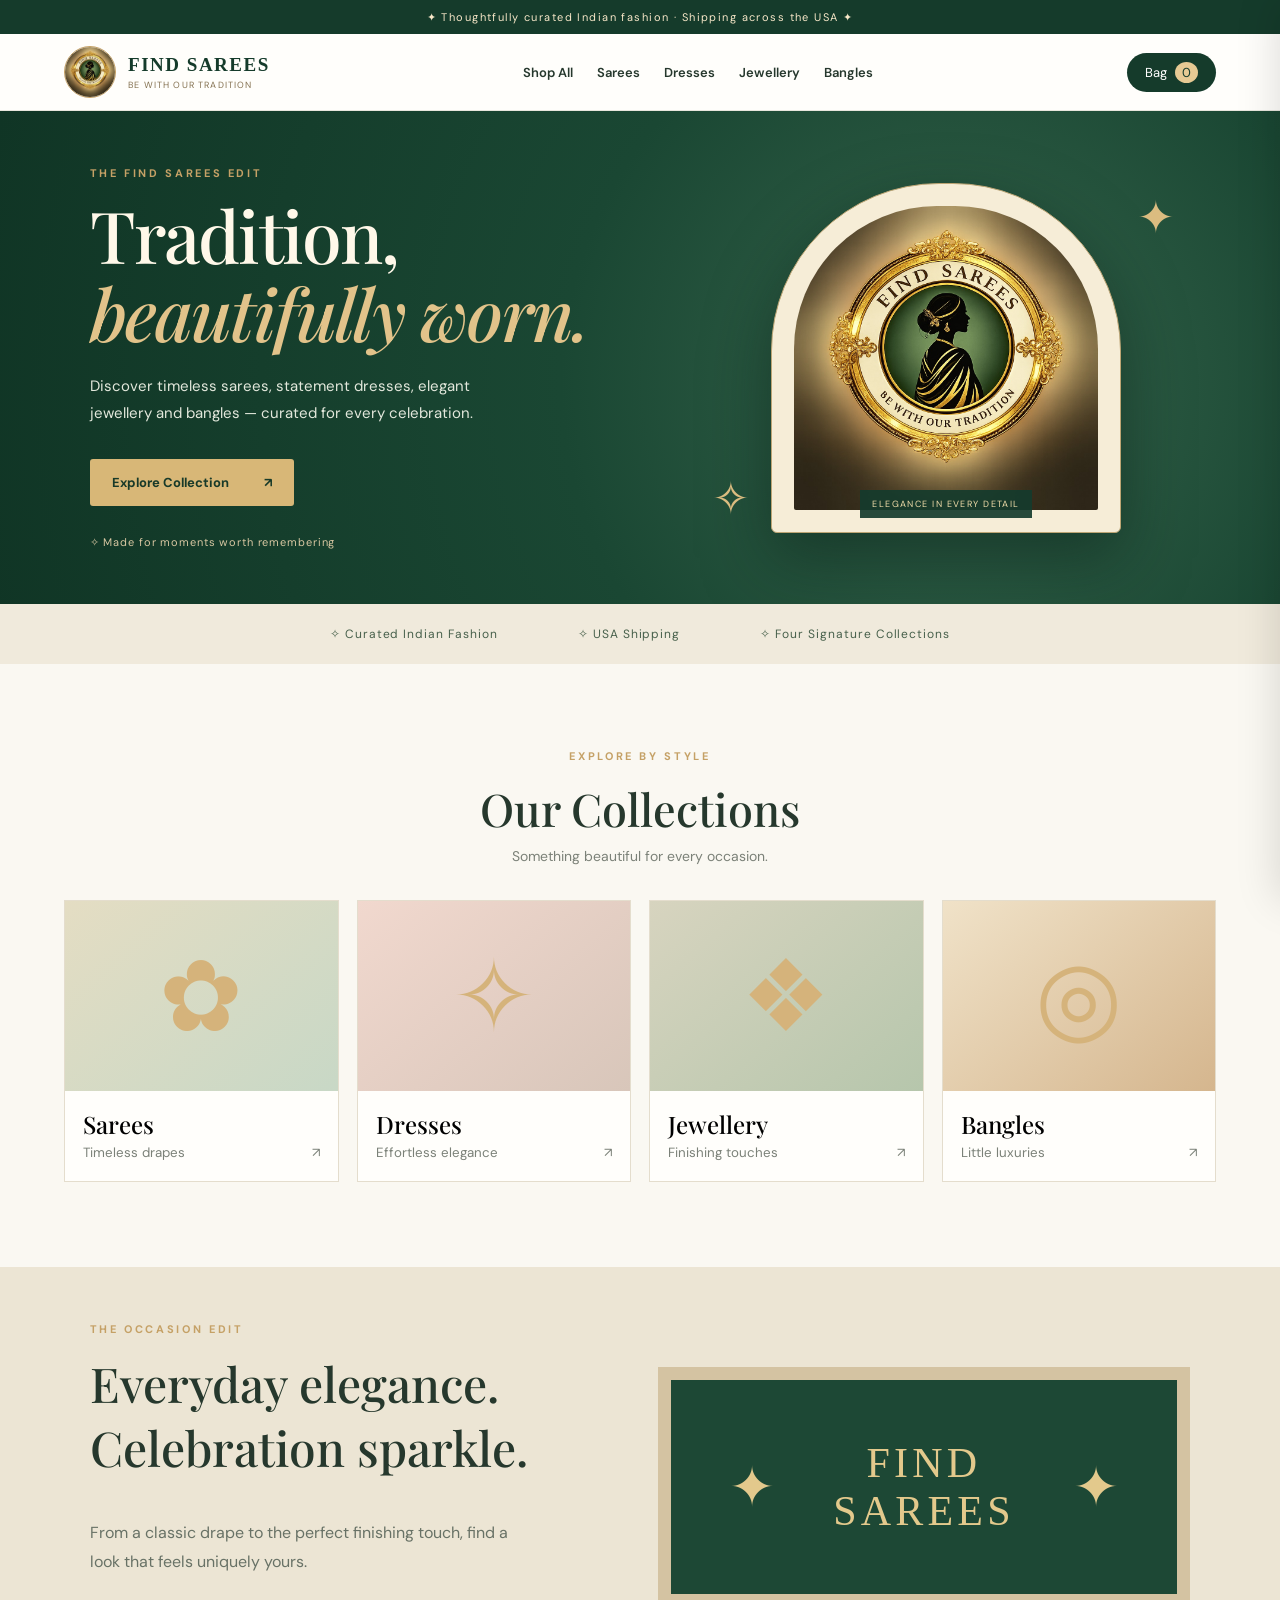
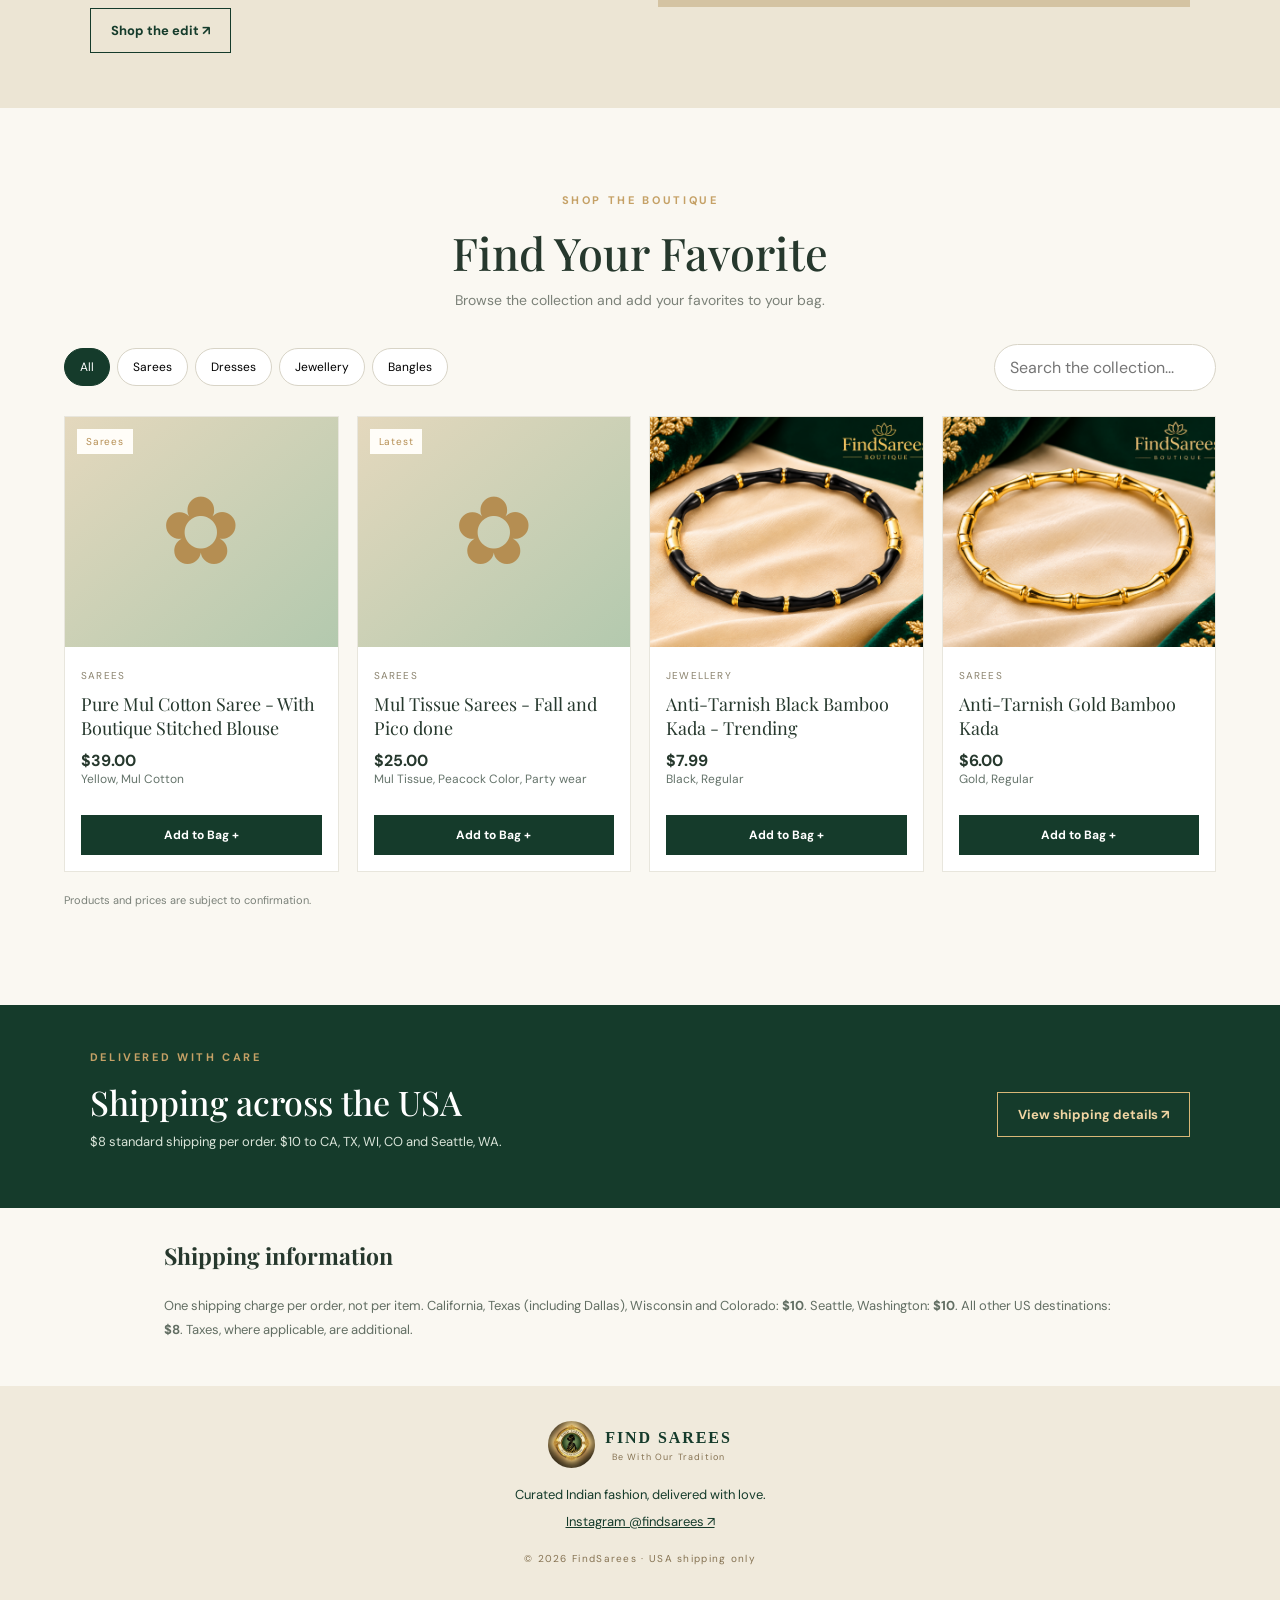
<file: index.html>
<!doctype html><html lang="en"><head><meta charset="utf-8"><meta name="viewport" content="width=device-width,initial-scale=1"><meta name="theme-color" content="#153b2b"><meta name="description" content="FindSarees | Sarees, dresses, jewellery and bangles. Indian fashion across the USA."><link rel="manifest" href="./manifest.webmanifest"><link rel="apple-touch-icon" href="./icons/icon-192.png"><title>FindSarees — Be With Our Tradition</title><link rel="preconnect" href="https://fonts.googleapis.com"><link rel="preconnect" href="https://fonts.gstatic.com" crossorigin><link href="https://fonts.googleapis.com/css2?family=DM+Sans:wght@400;500;600;700&family=Playfair+Display:wght@500;600;700&display=swap" rel="stylesheet"><link rel="stylesheet" href="./style.css"></head><body>
<div class="announcement">✦ Thoughtfully curated Indian fashion · Shipping across the USA ✦</div>
<header class="header"><a class="brand" href="#home"><img src="./findsarees-logo.jpg" alt="FindSarees logo"><span><b>FIND SAREES</b><small>BE WITH OUR TRADITION</small></span></a><nav class="desktop-nav" aria-label="Shop categories"><a href="#catalog" data-nav="All">Shop All</a><a href="#catalog" data-nav="Sarees">Sarees</a><a href="#catalog" data-nav="Dresses">Dresses</a><a href="#catalog" data-nav="Jewellery">Jewellery</a><a href="#catalog" data-nav="Bangles">Bangles</a></nav><div class="header-actions"><button id="install" class="text-button" hidden>Install</button><button id="openCart" class="bag-btn" aria-label="Open shopping bag">Bag <span id="bagCount">0</span></button></div></header>
<main id="home"><section class="hero"><div class="hero-content"><p class="eyebrow">THE FIND SAREES EDIT</p><h1>Tradition,<br><em>beautifully worn.</em></h1><p>Discover timeless sarees, statement dresses, elegant jewellery and bangles — curated for every celebration.</p><a href="#catalog" class="gold-button">Explore Collection <span aria-hidden="true">↗</span></a><div class="hero-note">✧ Made for moments worth remembering</div></div><div class="hero-art"><div class="art-frame"><img src="./findsarees-logo.jpg" alt="FindSarees brand emblem"><div class="art-caption">ELEGANCE IN EVERY DETAIL</div></div><span class="sparkle s1">✦</span><span class="sparkle s2">✧</span></div></section>
<section class="promise" aria-label="Shopping benefits"><span>✧ Curated Indian Fashion</span><span>✧ USA Shipping</span><span>✧ Four Signature Collections</span></section>
<section class="section" id="collections"><div class="section-head"><p class="eyebrow">EXPLORE BY STYLE</p><h2>Our Collections</h2><p>Something beautiful for every occasion.</p></div><div class="category-grid"><button class="category-card" data-category="Sarees"><span class="category-art sarees">✿</span><strong>Sarees</strong><small>Timeless drapes <span>↗</span></small></button><button class="category-card" data-category="Dresses"><span class="category-art dresses">✧</span><strong>Dresses</strong><small>Effortless elegance <span>↗</span></small></button><button class="category-card" data-category="Jewellery"><span class="category-art jewellery">❖</span><strong>Jewellery</strong><small>Finishing touches <span>↗</span></small></button><button class="category-card" data-category="Bangles"><span class="category-art bangles">◎</span><strong>Bangles</strong><small>Little luxuries <span>↗</span></small></button></div></section>
<section class="feature"><div><p class="eyebrow">THE OCCASION EDIT</p><h2>Everyday elegance.<br>Celebration sparkle.</h2><p>From a classic drape to the perfect finishing touch, find a look that feels uniquely yours.</p><a class="outline-button" href="#catalog">Shop the edit ↗</a></div><div class="feature-pattern">✦<span>FIND<br>SAREES</span>✦</div></section>
<section class="section catalog-section" id="catalog"><div class="section-head"><p class="eyebrow">SHOP THE BOUTIQUE</p><h2>Find Your Favorite</h2><p>Browse the collection and add your favorites to your bag.</p></div><div class="catalog-tools"><div class="filters" id="filters" aria-label="Filter products"></div><input id="search" type="search" placeholder="Search the collection..." aria-label="Search products"></div><div id="productGrid" class="product-grid"></div><p class="demo-note">Products and prices are subject to confirmation.</p></section>
<section class="shipping-banner"><div><p class="eyebrow">DELIVERED WITH CARE</p><h2>Shipping across the USA</h2><p>$8 standard shipping per order. $10 to CA, TX, WI, CO and Seattle, WA.</p></div><a href="#shipping-info" class="outline-button">View shipping details ↗</a></section>
<section class="shipping-info" id="shipping-info"><h3>Shipping information</h3><p>One shipping charge per order, not per item. California, Texas (including Dallas), Wisconsin and Colorado: <b>$10</b>. Seattle, Washington: <b>$10</b>. All other US destinations: <b>$8</b>. Taxes, where applicable, are additional.</p></section></main>
<footer><div><img src="./findsarees-logo.jpg" alt="FindSarees"><div><b>FIND SAREES</b><small>Be With Our Tradition</small></div></div><p>Curated Indian fashion, delivered with love.</p><a href="https://www.instagram.com/findsarees/" target="_blank" rel="noopener noreferrer">Instagram @findsarees ↗</a><small>© <span id="year"></span> FindSarees · USA shipping only</small></footer>
<div class="overlay" id="overlay" hidden></div><aside id="cartDrawer" class="cart-drawer" role="dialog" aria-modal="true" aria-label="Shopping bag" aria-hidden="true"><div class="drawer-top"><div><p class="eyebrow">YOUR SELECTION</p><h2>Shopping Bag <span id="cartCount">(0)</span></h2></div><button id="closeCart" class="close-btn" aria-label="Close shopping bag">×</button></div><div id="cartItems" class="cart-items"></div><div class="cart-bottom"><label for="shipState">Shipping destination (USA)</label><select id="shipState"></select><label for="shipCity">City (required for Washington)</label><input id="shipCity" type="text" placeholder="e.g. Seattle"><p id="shipMessage" class="ship-message"></p><div class="summary-line"><span>Subtotal</span><b id="subtotal">$0.00</b></div><div class="summary-line"><span>Shipping</span><b id="shipping">—</b></div><div class="summary-line grand"><span>Estimated total</span><b id="total">$0.00</b></div><p class="tax-note">Taxes are not included. Final shipping must be verified at checkout.</p><button id="copyOrder" class="checkout-btn">Copy Order Summary</button><p class="demo-note">Demo storefront only. Payments are not connected. Do not collect card details here.</p></div></aside><div id="toast" role="status" aria-live="polite"></div><script src="./app.js" defer></script></body></html>
</file>
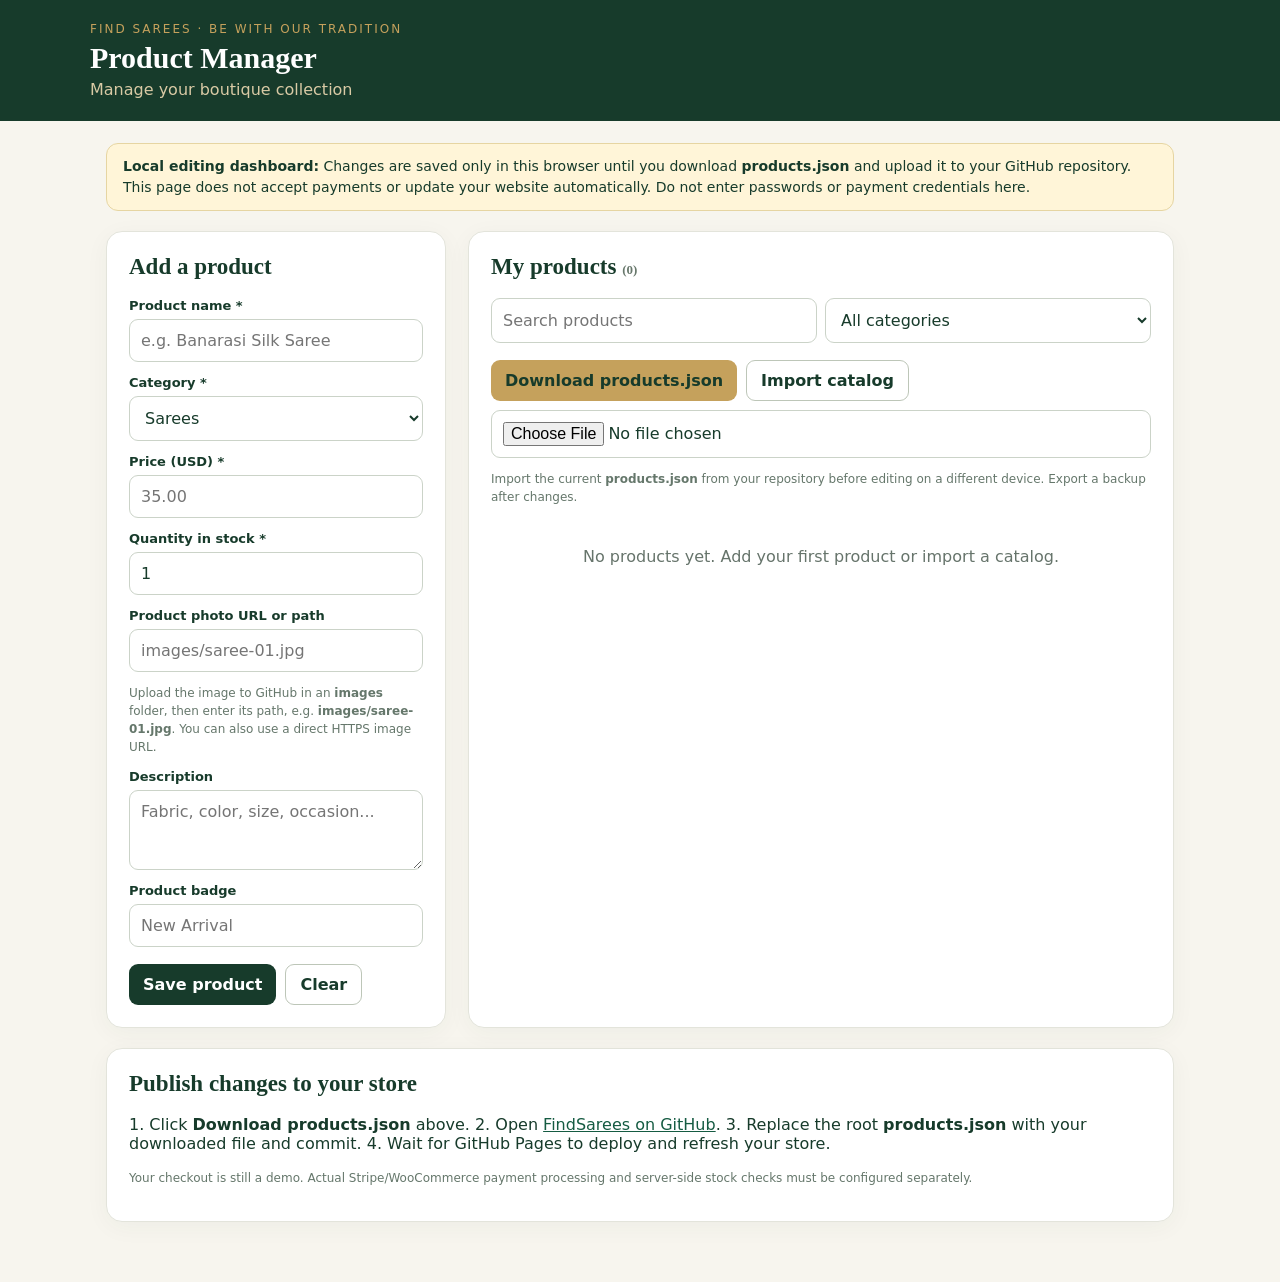
<file: admin.html>
<!doctype html><html lang="en"><head><meta charset="utf-8"><meta name="viewport" content="width=device-width,initial-scale=1"><title>FindSarees Product Manager</title><style>
:root{font-family:system-ui,-apple-system,sans-serif;color:#173b2b;background:#f7f5ee}*{box-sizing:border-box}body{margin:0}header{background:#173b2b;color:#fff;padding:22px max(18px,calc((100vw - 1100px)/2))}header h1{font-family:Georgia,serif;font-size:30px;margin:5px 0}header p{color:#d9caa5;margin:0}main{max-width:1100px;margin:auto;padding:22px 16px 60px}.intro{background:#fff5d8;border:1px solid #e6d5a2;padding:12px 16px;border-radius:12px;font-size:14px;line-height:1.5;margin-bottom:20px}.grid{display:grid;grid-template-columns:340px 1fr;gap:22px}.panel{background:white;border:1px solid #e3e4db;border-radius:16px;padding:22px;box-shadow:0 5px 25px #153b2b0b}h2{font-family:Georgia,serif;font-size:23px;margin:0 0 18px}label{display:block;font-size:13px;font-weight:650;margin:13px 0 6px}input,select,textarea{display:block;width:100%;font:inherit;padding:11px;border:1px solid #cbd3c8;border-radius:9px;background:white;color:#173b2b}textarea{min-height:80px;resize:vertical}button{font:inherit;cursor:pointer;border:0;border-radius:9px;padding:10px 14px;font-weight:650}.primary{background:#173b2b;color:white}.gold{background:#c5a15c;color:#173b2b}.outline{background:white;border:1px solid #bdc6b8;color:#173b2b}.danger{background:#fff1ed;color:#9b3524}.actions{display:flex;gap:9px;flex-wrap:wrap;margin-top:17px}.tools{display:flex;gap:8px;flex-wrap:wrap;margin-bottom:15px}.tools>*{flex:1;min-width:125px}.item{display:flex;gap:14px;align-items:center;border-top:1px solid #e7eae3;padding:14px 0}.thumb{width:66px;height:72px;border-radius:10px;background:#e7e5d8;display:grid;place-items:center;overflow:hidden;flex-shrink:0;font-size:24px}.thumb img{width:100%;height:100%;object-fit:cover}.details{flex:1;min-width:0}.details strong{display:block;overflow-wrap:anywhere}.details small{color:#65776b}.item .actions{margin:0}.item button{padding:7px 9px;font-size:12px}.empty{color:#66746b;padding:25px;text-align:center}.help{font-size:12px;color:#65776b;line-height:1.5}.stat{color:#68786c;font-size:13px}a{color:#155b42}@media(max-width:750px){.grid{grid-template-columns:1fr}.panel{padding:17px}.item{flex-wrap:wrap}.item .actions{width:100%;justify-content:flex-end}}
</style></head><body><header><div style="font-size:12px;letter-spacing:2px;color:#c5a15c">FIND SAREES · BE WITH OUR TRADITION</div><h1>Product Manager</h1><p>Manage your boutique collection</p></header><main><div class="intro"><b>Local editing dashboard:</b> Changes are saved only in this browser until you download <b>products.json</b> and upload it to your GitHub repository. This page does not accept payments or update your website automatically. Do not enter passwords or payment credentials here.</div><div class="grid"><section class="panel"><h2 id="formTitle">Add a product</h2><form id="productForm"><input type="hidden" id="productId"><label for="name">Product name *</label><input id="name" required maxlength="120" placeholder="e.g. Banarasi Silk Saree"><label for="category">Category *</label><select id="category"><option>Sarees</option><option>Dresses</option><option>Jewellery</option><option>Bangles</option></select><label for="price">Price (USD) *</label><input id="price" type="number" min="0" step="0.01" required placeholder="35.00"><label for="stock">Quantity in stock *</label><input id="stock" type="number" min="0" step="1" required value="1"><label for="image">Product photo URL or path</label><input id="image" placeholder="images/saree-01.jpg"><p class="help">Upload the image to GitHub in an <b>images</b> folder, then enter its path, e.g. <b>images/saree-01.jpg</b>. You can also use a direct HTTPS image URL.</p><label for="description">Description</label><textarea id="description" maxlength="1000" placeholder="Fabric, color, size, occasion..."></textarea><label for="label">Product badge</label><input id="label" maxlength="40" placeholder="New Arrival"><div class="actions"><button class="primary" type="submit" id="saveBtn">Save product</button><button class="outline" type="button" id="resetBtn">Clear</button></div></form></section><section class="panel"><h2>My products <span class="stat" id="count"></span></h2><div class="tools"><input id="search" type="search" placeholder="Search products"><select id="filter"><option>All categories</option><option>Sarees</option><option>Dresses</option><option>Jewellery</option><option>Bangles</option></select></div><div class="actions" style="margin-bottom:12px"><button class="gold" id="exportBtn">Download products.json</button><button class="outline" id="importBtn">Import catalog</button><input type="file" id="importFile" accept=".json,application/json" hidden></div><p class="help">Import the current <b>products.json</b> from your repository before editing on a different device. Export a backup after changes.</p><div id="items"></div></section></div><div class="panel" style="margin-top:20px"><h2>Publish changes to your store</h2><p>1. Click <b>Download products.json</b> above. 2. Open <a href="https://github.com/findsarees/FindSarees" target="_blank" rel="noopener">FindSarees on GitHub</a>. 3. Replace the root <b>products.json</b> with your downloaded file and commit. 4. Wait for GitHub Pages to deploy and refresh your store.</p><p class="help">Your checkout is still a demo. Actual Stripe/WooCommerce payment processing and server-side stock checks must be configured separately.</p></div></main><script>
(()=>{'use strict';const KEY='findsarees-admin-products-v1',cats=['Sarees','Dresses','Jewellery','Bangles'];const $=id=>document.getElementById(id);let products=[];try{products=JSON.parse(localStorage.getItem(KEY)||'[]');if(!Array.isArray(products))products=[]}catch{products=[]}const esc=s=>String(s??'').replace(/[&<>"']/g,c=>({'&':'&amp;','<':'&lt;','>':'&gt;','"':'&quot;',"'":'&#39;'}[c]));function persist(){try{localStorage.setItem(KEY,JSON.stringify(products))}catch{alert('Browser storage is full. Export your products to keep a backup.')}render()}function reset(){$('productForm').reset();$('productId').value='';$('stock').value=1;$('formTitle').textContent='Add a product';$('saveBtn').textContent='Save product'}function validate(p){return p&&typeof p.id==='string'&&p.id.length<150&&typeof p.name==='string'&&p.name.trim()&&cats.includes(p.category)&&Number.isFinite(Number(p.price))&&Number(p.price)>=0&&Number.isInteger(Number(p.stock))&&Number(p.stock)>=0&&(!p.image||typeof p.image==='string')}function render(){const term=$('search').value.trim().toLowerCase(),cat=$('filter').value;const list=products.filter(p=>(cat==='All categories'||p.category===cat)&&p.name.toLowerCase().includes(term));$('count').textContent=`(${products.length})`;$('items').innerHTML=list.map(p=>`<div class="item"><div class="thumb">${p.image?`<img src="${esc(p.image)}" alt="" onerror="this.style.display='none'">`:'✦'}</div><div class="details"><strong>${esc(p.name)}</strong><small>${esc(p.category)} · $${Number(p.price).toFixed(2)} · ${p.stock} in stock</small></div><div class="actions"><button class="outline" data-edit="${esc(p.id)}">Edit</button><button class="danger" data-delete="${esc(p.id)}">Delete</button></div></div>`).join('')||'<p class="empty">No products yet. Add your first product or import a catalog.</p>'}
$('productForm').onsubmit=e=>{e.preventDefault();const id=$('productId').value||('fs-'+Date.now().toString(36)+'-'+Math.random().toString(36).slice(2,7));const p={id,name:$('name').value.trim(),category:$('category').value,price:Number($('price').value),stock:Number($('stock').value),image:$('image').value.trim(),description:$('description').value.trim(),label:$('label').value.trim()};if(!validate(p)){alert('Please check product fields.');return}const i=products.findIndex(x=>x.id===id);if(i>=0)products[i]=p;else products.push(p);persist();reset();window.scrollTo({top:0,behavior:'smooth'})};$('resetBtn').onclick=reset;$('search').oninput=render;$('filter').onchange=render;$('items').onclick=e=>{const edit=e.target.closest('[data-edit]'),del=e.target.closest('[data-delete]');if(edit){const p=products.find(x=>x.id===edit.dataset.edit);if(!p)return;for(const k of ['name','category','price','stock','image','description','label'])$(k).value=p[k]??'';$('productId').value=p.id;$('formTitle').textContent='Edit product';$('saveBtn').textContent='Update product';window.scrollTo({top:0,behavior:'smooth'})}if(del){const p=products.find(x=>x.id===del.dataset.delete);if(p&&confirm('Delete '+p.name+'?')){products=products.filter(x=>x.id!==p.id);persist();reset()}}};$('exportBtn').onclick=()=>{const blob=new Blob([JSON.stringify(products,null,2)],{type:'application/json'}),url=URL.createObjectURL(blob),a=document.createElement('a');a.href=url;a.download='products.json';a.click();setTimeout(()=>URL.revokeObjectURL(url),1500)};$('importBtn').onclick=()=>$('importFile').click();$('importFile').onchange=async e=>{const f=e.target.files[0];if(!f)return;try{const data=JSON.parse(await f.text());if(!Array.isArray(data)||!data.every(validate)||new Set(data.map(x=>x.id)).size!==data.length)throw Error('Invalid product catalog');if(confirm('Replace the current local catalog with '+data.length+' imported products?')){products=data;persist();reset()}}catch(err){alert('Could not import: '+err.message)}e.target.value=''};render()})();
</script></body></html>
</file>
<file: style.css>
:root{--green:#153b2b;--green2:#23533b;--gold:#c5a166;--cream:#faf8f2;--ink:#26382d;--muted:#7b8178;--line:#e8e6dd}*{box-sizing:border-box}html{scroll-behavior:smooth}body{margin:0;background:var(--cream);color:var(--ink);font-family:'DM Sans',sans-serif}button,input,select{font:inherit}button{cursor:pointer}a{color:inherit;text-decoration:none}h1,h2,h3,p{margin-top:0}h1,h2,h3{font-family:'Playfair Display',Georgia,serif}.announcement{background:var(--green);color:#f7e7c8;text-align:center;font-size:11px;letter-spacing:.13em;padding:10px}.header{background:#fffefb;position:sticky;top:0;z-index:20;display:flex;align-items:center;justify-content:space-between;padding:12px max(5%,calc((100vw - 1200px)/2));border-bottom:1px solid var(--line);gap:18px}.brand{display:flex;align-items:center;gap:12px;flex-shrink:0}.brand img{height:52px;width:52px;object-fit:cover;border-radius:50%;border:1px solid var(--gold)}.brand b{font-family:Georgia,serif;font-size:19px;letter-spacing:.08em;color:var(--green)}.brand small,footer small{display:block;font-size:9px;letter-spacing:.13em;color:#857252;margin-top:3px}.desktop-nav{display:flex;gap:24px;font-size:13px;font-weight:600}.desktop-nav a:hover{color:#a77c37}.header-actions{display:flex;gap:12px;align-items:center}.bag-btn{background:var(--green);color:white;border:0;border-radius:100px;padding:11px 18px;font-size:13px;white-space:nowrap}.bag-btn span{background:#e6c993;color:var(--green);border-radius:50%;padding:2px 7px;margin-left:5px}.text-button{background:transparent;border:0;color:var(--green);font-size:13px}.hero{min-height:490px;background:radial-gradient(circle at 75% 55%,#35644b 0%,#1a4733 40%,#103525 100%);color:#fff8e9;display:grid;grid-template-columns:1.15fr 1fr;align-items:center;overflow:hidden;padding:55px max(7%,calc((100vw - 1150px)/2));gap:50px}.eyebrow{font-size:11px;letter-spacing:.24em;font-weight:700;color:var(--gold);margin-bottom:15px}.hero h1{font-size:clamp(42px,5.6vw,78px);line-height:1.09;letter-spacing:-.025em;margin-bottom:22px;font-weight:500}.hero h1 em{font-weight:500;color:#e2c38a}.hero-content>p:not(.eyebrow){max-width:440px;color:#e3e8dc;line-height:1.8;font-size:15px}.gold-button{display:inline-flex;align-items:center;gap:35px;background:#d8b777;color:#183a29;padding:15px 22px;font-weight:700;font-size:13px;margin-top:17px;border-radius:3px}.hero-note{font-size:11px;color:#d8c7a2;margin-top:29px;letter-spacing:.08em}.hero-art{position:relative;display:grid;place-items:center;min-height:380px}.art-frame{width:min(100%,350px);aspect-ratio:1;border-radius:48% 48% 6px 6px;border:1px solid #bda574;background:#f6edd7;display:grid;place-items:center;padding:22px;box-shadow:0 25px 65px #071e1680;position:relative}.art-frame img{width:100%;height:100%;object-fit:cover;border-radius:47% 47% 2px 2px}.art-caption{position:absolute;bottom:14px;background:#143b2ce8;color:#f0dca9;padding:8px 12px;font-size:9px;letter-spacing:.16em}.sparkle{position:absolute;color:#dbbc80;font-size:45px}.s1{top:20px;right:15px}.s2{bottom:20px;left:10px}.promise{display:flex;justify-content:center;gap:80px;padding:22px 15px;background:#f0eadc;color:#47604b;font-size:12px;letter-spacing:.08em}.section{max-width:1200px;margin:0 auto;padding:85px 24px}.section-head{text-align:center;margin-bottom:35px}.section-head h2{font-size:clamp(30px,4vw,45px);font-weight:500;margin-bottom:9px}.section-head>p:last-child{color:var(--muted);font-size:14px}.category-grid{display:grid;grid-template-columns:repeat(4,1fr);gap:18px}.category-card{text-align:left;border:1px solid #e4ddcd;background:#fffefb;padding:0 0 20px;overflow:hidden}.category-card:hover{transform:translateY(-3px);box-shadow:0 12px 28px #152c1d18}.category-art{display:grid;place-items:center;height:190px;font-family:Georgia,serif;font-size:100px;color:#d5b37b}.sarees{background:linear-gradient(140deg,#e4ddc3,#c8d8c6)}.dresses{background:linear-gradient(140deg,#f1d8ce,#d8c6ba)}.jewellery{background:linear-gradient(140deg,#d7d4bf,#b6c6ac)}.bangles{background:linear-gradient(140deg,#f0e2c8,#d5b68e)}.category-card strong{display:block;font-family:'Playfair Display',serif;font-size:24px;font-weight:500;margin:17px 18px 4px}.category-card small{display:flex;justify-content:space-between;margin:0 18px;color:var(--muted)}.feature{background:#ece5d4;display:grid;grid-template-columns:1fr 1fr;align-items:center;gap:35px;padding:55px max(7%,calc((100vw - 1150px)/2))}.feature h2{font-size:clamp(30px,4vw,48px);font-weight:500}.feature p:not(.eyebrow){line-height:1.8;color:#687266;max-width:420px}.outline-button{display:inline-block;border:1px solid var(--green);color:var(--green);padding:13px 20px;font-size:13px;font-weight:700;margin-top:15px}.feature-pattern{background:#1d4835;color:#e3c98c;min-height:240px;display:flex;justify-content:space-evenly;align-items:center;font-size:55px;border:13px solid #d4c3a2}.feature-pattern span{font:42px Georgia,serif;text-align:center;letter-spacing:.1em}.catalog-tools{display:flex;justify-content:space-between;gap:15px;margin:35px 0 25px;align-items:center}.filters{display:flex;gap:7px;flex-wrap:wrap}.filters button{border:1px solid #d8d4c7;background:#fff;padding:10px 15px;border-radius:30px;font-size:12px}.filters button.active{background:var(--green);color:white;border-color:var(--green)}#search{padding:12px 15px;border:1px solid #d8d4c7;border-radius:30px;background:white;min-width:200px}.product-grid{display:grid;grid-template-columns:repeat(4,1fr);gap:18px}.product{background:#fff;border:1px solid var(--line);overflow:hidden}.product-art{height:230px;display:grid;place-items:center;font-family:Georgia,serif;font-size:95px;color:#b58e52;position:relative}.product-art.saree{background:linear-gradient(140deg,#e4d8bd,#b3c9ae)}.product-art.dress{background:linear-gradient(140deg,#e9d7cf,#d7bdb0)}.product-art.jewel{background:linear-gradient(140deg,#e3ddc3,#c4c5a9)}.product-art.bangle{background:linear-gradient(140deg,#eedbc4,#d4b996)}.product-art small{position:absolute;left:12px;top:12px;background:#fffdf8;padding:6px 9px;font:10px 'DM Sans',sans-serif;letter-spacing:.08em}.product-detail{padding:16px}.product-detail>small{color:#8a826d;font-size:10px;letter-spacing:.12em}.product-detail h3{font:18px 'Playfair Display',serif;margin:8px 0 10px}.product-detail .price{font-weight:700;font-size:16px}.product-detail button{width:100%;margin-top:16px;background:var(--green);color:white;border:0;padding:12px;font-size:12px;font-weight:700}.demo-note{font-size:11px;color:#7a8179;line-height:1.6}.catalog-section>.demo-note{margin-top:20px}.shipping-banner{background:var(--green);color:white;padding:45px max(7%,calc((100vw - 1150px)/2));display:flex;justify-content:space-between;align-items:center;gap:25px}.shipping-banner h2{font-size:34px;font-weight:500;margin-bottom:8px}.shipping-banner p:last-child{color:#d9e4d9;font-size:13px}.shipping-banner .outline-button{border-color:#d8b777;color:#f1d5a3;white-space:nowrap}.shipping-info{max-width:1000px;padding:32px 24px;margin:auto}.shipping-info h3{font-size:23px}.shipping-info p{font-size:13px;line-height:1.8;color:#626e63}footer{background:#f0eadc;text-align:center;padding:35px 20px;color:var(--green)}footer>div{display:flex;justify-content:center;align-items:center;gap:10px}footer img{width:47px;height:47px;border-radius:50%;object-fit:cover}footer b{font-family:Georgia,serif;letter-spacing:.12em}footer p{margin:18px 0 10px;font-size:13px}footer a{display:block;font-size:13px;text-decoration:underline;margin-bottom:22px}footer>small{font-size:10px}.overlay{position:fixed;inset:0;background:#061d15aa;z-index:29}.cart-drawer{position:fixed;right:0;top:0;bottom:0;width:min(100%,470px);background:#fffefb;z-index:30;display:flex;flex-direction:column;transform:translateX(102%);transition:transform .25s;box-shadow:-12px 0 40px #0002}.cart-drawer.open{transform:translateX(0)}.drawer-top{display:flex;align-items:start;justify-content:space-between;padding:25px;border-bottom:1px solid var(--line)}.drawer-top h2{margin:0;font-size:27px}.close-btn{border:0;background:none;font-size:32px}.cart-items{flex:1;overflow:auto;padding:10px 25px}.cart-item{display:flex;justify-content:space-between;gap:12px;border-bottom:1px solid var(--line);padding:18px 0}.cart-item h3{font-size:17px;margin-bottom:7px}.cart-item small{color:var(--muted)}.qty{display:flex;align-items:center;gap:9px;margin-top:10px}.qty button{background:#f2eee4;border:0;width:27px;height:27px}.cart-bottom{padding:20px 25px;overflow:auto;border-top:1px solid var(--line)}.cart-bottom label{font-size:12px;font-weight:700;display:block;margin-bottom:7px}.cart-bottom select,.cart-bottom input{width:100%;padding:10px;border:1px solid #d9d8ce;background:white;margin-bottom:12px}.ship-message{font-size:11px;color:#8a5b22;margin:0 0 10px}.summary-line{display:flex;justify-content:space-between;font-size:13px;margin:10px 0}.summary-line.grand{border-top:1px solid var(--line);padding-top:13px;font-size:17px}.tax-note{font-size:11px;color:var(--muted)}.checkout-btn{width:100%;border:0;background:var(--green);color:white;padding:15px;font-weight:700}.cart-bottom>.demo-note{text-align:center;margin-top:12px}#toast{position:fixed;bottom:20px;left:50%;transform:translateX(-50%);z-index:50;background:#183b2b;color:white;padding:12px 18px;border-radius:8px;display:none;font-size:13px}@media(max-width:900px){.desktop-nav{display:none}.hero{grid-template-columns:1fr 1fr;padding:50px 5%;gap:20px}.category-grid,.product-grid{grid-template-columns:repeat(2,1fr)}.promise{gap:18px;flex-wrap:wrap}.feature{padding:45px 5%}}@media(max-width:600px){.header{padding:10px 14px}.brand img{width:42px;height:42px}.brand b{font-size:15px}.brand small{font-size:7px}.hero{grid-template-columns:1fr;min-height:0;padding:54px 24px 38px}.hero h1{font-size:49px}.hero-art{min-height:240px}.art-frame{width:230px}.sparkle{font-size:27px}.promise{font-size:10px;gap:12px}.section{padding:55px 15px}.category-grid,.product-grid{gap:10px}.category-art{height:130px;font-size:70px}.category-card strong{font-size:20px;margin:12px 10px 4px}.category-card small{margin:0 10px;font-size:10px}.feature{grid-template-columns:1fr;padding:45px 20px}.feature-pattern{min-height:170px}.catalog-tools{display:block}#search{width:100%;margin-top:13px}.filters{gap:5px}.filters button{padding:9px 11px}.product-art{height:160px;font-size:72px}.product-detail{padding:12px}.product-detail h3{font-size:16px;min-height:37px}.shipping-banner{display:block;padding:35px 22px}.shipping-banner h2{font-size:28px}}
</file>
